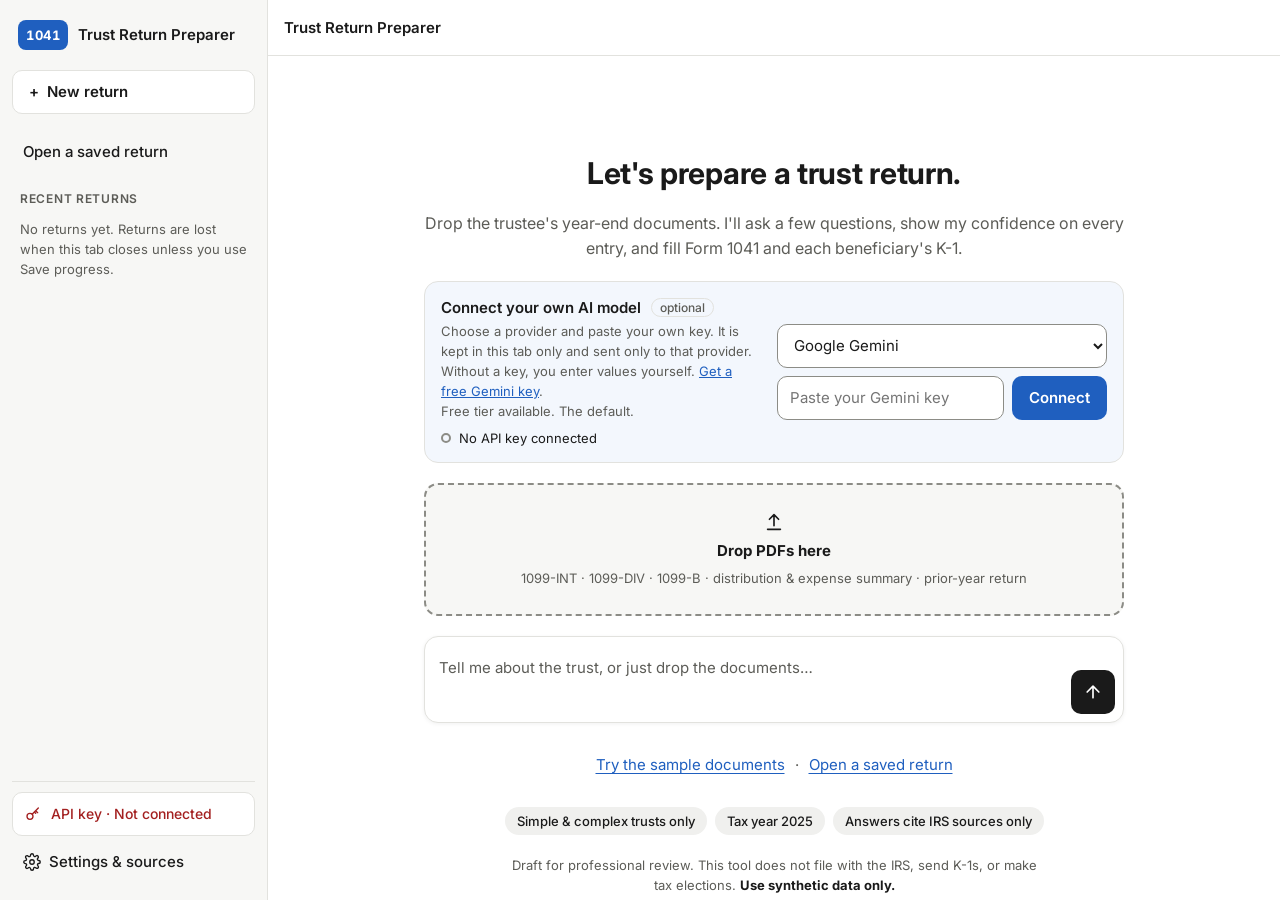
<file: index.html>
<!doctype html>
<html lang="en" data-theme="light">
<head>
<meta charset="utf-8">
<meta name="viewport" content="width=device-width, initial-scale=1">
<title>Trust Return Preparer – Form 1041 draft (2025)</title>
<meta name="description" content="A bounded, AI-assisted prototype that prepares a draft Form 1041 for simple and complex trusts. Synthetic data only.">
<script>
  // Apply the saved theme before first paint. Theme is the only thing kept in localStorage.
  try {
    var t = localStorage.getItem('trp-theme');
    if (t === 'dark' || t === 'light') document.documentElement.setAttribute('data-theme', t);
  } catch (e) {}
</script>
<link rel="preconnect" href="https://fonts.googleapis.com">
<link rel="preconnect" href="https://fonts.gstatic.com" crossorigin>
<link href="https://fonts.googleapis.com/css2?family=Inter:wght@400;500;600;700&display=swap" rel="stylesheet">
<link rel="stylesheet" href="styles.css?v=20261118b">
</head>
<body>
<a class="skip-link" href="#main">Skip to main content</a>

<div class="app" id="app">

  <!-- ============ Sidebar ============ -->
  <aside class="sidebar" id="sidebar" aria-label="Returns and settings">
    <div class="brand">
      <span class="brand-mark" aria-hidden="true">1041</span>
      <span class="brand-name">Trust Return Preparer</span>
    </div>

    <button type="button" class="btn btn-outline btn-block" id="new-return-btn">
      <span aria-hidden="true">+</span> New return
    </button>
    <button type="button" class="btn btn-ghost btn-block side-link" id="load-btn">Open a saved return</button>
    <input type="file" id="load-input" class="sr-only" accept=".json,application/json" tabindex="-1" aria-hidden="true">

    <nav class="return-nav" aria-label="This session's returns">
      <h2 class="side-heading">Recent returns</h2>
      <ul class="return-list" id="return-list"></ul>
      <p class="side-empty" id="return-empty">No returns yet. Returns are lost when this tab closes unless you use Save progress.</p>
    </nav>

    <div class="side-foot">
      <button type="button" class="key-status" id="key-status-btn" data-state="disconnected">
        <svg aria-hidden="true" width="16" height="16" viewBox="0 0 24 24" fill="none" stroke="currentColor" stroke-width="2" stroke-linecap="round" stroke-linejoin="round"><circle cx="7.5" cy="15.5" r="4.5"/><path d="m10.7 12.3 9.3-9.3M16 7l3 3M14 9l2 2"/></svg>
        <span id="key-status-text">API key · Not connected</span>
      </button>
      <button type="button" class="btn btn-ghost btn-block side-link" id="settings-btn">
        <svg aria-hidden="true" width="18" height="18" viewBox="0 0 24 24" fill="none" stroke="currentColor" stroke-width="1.8" stroke-linecap="round" stroke-linejoin="round"><circle cx="12" cy="12" r="3"/><path d="M19.4 15a1.7 1.7 0 0 0 .3 1.8l.1.1a2 2 0 1 1-2.8 2.8l-.1-.1a1.7 1.7 0 0 0-1.8-.3 1.7 1.7 0 0 0-1 1.5V21a2 2 0 1 1-4 0v-.1a1.7 1.7 0 0 0-1.1-1.5 1.7 1.7 0 0 0-1.8.3l-.1.1a2 2 0 1 1-2.8-2.8l.1-.1a1.7 1.7 0 0 0 .3-1.8 1.7 1.7 0 0 0-1.5-1H3a2 2 0 1 1 0-4h.1a1.7 1.7 0 0 0 1.5-1.1 1.7 1.7 0 0 0-.3-1.8l-.1-.1a2 2 0 1 1 2.8-2.8l.1.1a1.7 1.7 0 0 0 1.8.3h.1a1.7 1.7 0 0 0 1-1.5V3a2 2 0 1 1 4 0v.1a1.7 1.7 0 0 0 1 1.5 1.7 1.7 0 0 0 1.8-.3l.1-.1a2 2 0 1 1 2.8 2.8l-.1.1a1.7 1.7 0 0 0-.3 1.8v.1a1.7 1.7 0 0 0 1.5 1H21a2 2 0 1 1 0 4h-.1a1.7 1.7 0 0 0-1.5 1z"/></svg>
        Settings &amp; sources
      </button>
    </div>
  </aside>

  <!-- ============ Main column ============ -->
  <main class="main" id="main" tabindex="-1">
    <header class="topbar">
      <button type="button" class="icon-btn only-narrow-sidebar" id="open-sidebar-btn" aria-label="Open menu" aria-controls="sidebar" aria-expanded="false">
        <svg aria-hidden="true" width="20" height="20" viewBox="0 0 24 24" fill="none" stroke="currentColor" stroke-width="2" stroke-linecap="round"><path d="M4 6h16M4 12h16M4 18h16"/></svg>
      </button>
      <h1 class="topbar-title" id="topbar-title">Trust Return Preparer</h1>
      <button type="button" class="icon-btn rename-btn" id="rename-btn" aria-label="Rename this return" title="Rename" hidden>
        <svg aria-hidden="true" width="16" height="16" viewBox="0 0 24 24" fill="none" stroke="currentColor" stroke-width="2" stroke-linecap="round" stroke-linejoin="round"><path d="M12 20h9"/><path d="M16.5 3.5a2.1 2.1 0 0 1 3 3L7 19l-4 1 1-4Z"/></svg>
      </button>
      <span class="topbar-status" id="topbar-status" hidden></span>
      <button type="button" class="btn btn-outline btn-sm save-btn" id="save-btn" hidden>
        <svg aria-hidden="true" width="16" height="16" viewBox="0 0 24 24" fill="none" stroke="currentColor" stroke-width="2" stroke-linecap="round" stroke-linejoin="round"><path d="M12 4v11M7 10l5 5 5-5M5 20h14"/></svg>
        Save progress
      </button>
      <button type="button" class="btn btn-ghost only-narrow-progress" id="open-progress-btn" aria-controls="progress" aria-expanded="false" hidden>Progress</button>
    </header>

    <!-- ---- Screen 1: first run ---- -->
    <section class="view view-first-run" id="view-first-run" aria-labelledby="first-run-title">
      <div class="first-run">
        <h2 id="first-run-title">Let's prepare a trust return.</h2>
        <p class="lede">Drop the trustee's year-end documents. I'll ask a few questions, show my confidence on every entry, and fill Form 1041 and each beneficiary's K-1.</p>

        <form class="key-card key-form" data-key-form novalidate>
          <div class="key-card-text">
            <span class="key-card-title" id="first-key-title">Connect your own AI model <span class="optional">optional</span></span>
            <p class="fine">Choose a provider and paste your own key. It is kept in this tab only and sent only to that provider. Without a key, you enter values yourself.
              <a href="https://aistudio.google.com/app/apikey" target="_blank" rel="noopener noreferrer" data-key-help>Get a free Gemini key</a>.</p>
            <p class="fine" data-provider-note></p>
            <p class="key-line" data-key-line aria-live="polite">
              <span class="status-dot" data-key-dot data-state="disconnected" aria-hidden="true"></span>
              <span data-key-message>No API key connected</span>
            </p>
          </div>
          <div class="key-fields">
            <label class="sr-only" for="first-provider">AI provider</label>
            <select class="input" id="first-provider" data-provider-select aria-describedby="first-key-title"></select>
            <div class="key-row">
              <label class="sr-only" for="first-key-input" data-key-label>API key</label>
              <input class="input" id="first-key-input" data-key-input type="password" autocomplete="off" spellcheck="false" placeholder="Paste API key">
              <button type="submit" class="btn btn-primary" data-key-submit>Connect</button>
            </div>
            <div class="model-row" data-model-row hidden>
              <label class="field-label" for="first-model">Model</label>
              <select class="input" id="first-model" data-model-select></select>
            </div>
          </div>
        </form>

        <button type="button" class="dropzone" id="first-dropzone">
          <svg aria-hidden="true" width="22" height="22" viewBox="0 0 24 24" fill="none" stroke="currentColor" stroke-width="1.8" stroke-linecap="round" stroke-linejoin="round"><path d="M12 16V4M7 9l5-5 5 5M5 20h14"/></svg>
          <strong>Drop PDFs here</strong>
          <span class="fine">1099-INT · 1099-DIV · 1099-B · distribution &amp; expense summary · prior-year return</span>
        </button>

        <form class="composer first-composer" id="first-composer" novalidate>
          <div class="composer-row">
            <label class="sr-only" for="first-input">Message</label>
            <textarea class="composer-input" id="first-input" rows="2" placeholder="Tell me about the trust, or just drop the documents…"></textarea>
            <button type="submit" class="icon-btn send-btn" id="start-btn" aria-label="Start a return">
              <svg aria-hidden="true" width="20" height="20" viewBox="0 0 24 24" fill="none" stroke="currentColor" stroke-width="2" stroke-linecap="round" stroke-linejoin="round"><path d="M12 19V5M5 12l7-7 7 7"/></svg>
            </button>
          </div>
        </form>

        <p class="sample-line">
          <span class="first-links">
            <button type="button" class="link-btn" id="sample-btn">Try the sample documents</button>
            <span aria-hidden="true">·</span>
            <button type="button" class="link-btn" id="first-load-btn">Open a saved return</button>
          </span>
          <span class="fine" id="sample-msg" aria-live="polite"></span>
          <span class="fine" id="load-msg" role="status"></span>
        </p>

        <ul class="tags" aria-label="Scope">
          <li class="tag">Simple &amp; complex trusts only</li>
          <li class="tag">Tax year 2025</li>
          <li class="tag">Answers cite IRS sources only</li>
        </ul>

        <p class="disclaimer" role="note">Draft for professional review. This tool does not file with the IRS, send K-1s, or make tax elections. <strong>Use synthetic data only.</strong></p>
      </div>
    </section>

    <!-- ---- Screen 2: chat ---- -->
    <section class="view view-chat" id="view-chat" aria-label="Return conversation" hidden>
      <div class="chat-scroll" id="chat-scroll">
        <div class="chat-col" id="messages" role="log" aria-live="polite" aria-label="Conversation"></div>
      </div>

      <div class="composer-wrap">
        <form class="composer chat-col" id="composer" novalidate>
          <ul class="chips" id="pending-files" aria-label="Files to attach"></ul>
          <div class="composer-row">
            <label class="icon-btn attach-btn" for="file-input" title="Attach documents">
              <svg aria-hidden="true" width="20" height="20" viewBox="0 0 24 24" fill="none" stroke="currentColor" stroke-width="1.8" stroke-linecap="round" stroke-linejoin="round"><path d="M21.4 11.1 12.2 20.3a6 6 0 0 1-8.5-8.5l9.2-9.2a4 4 0 0 1 5.7 5.7l-9.2 9.2a2 2 0 0 1-2.8-2.8l8.5-8.5"/></svg>
              <span class="sr-only">Attach documents (PDF, PNG or JPG)</span>
            </label>
            <input class="sr-only" type="file" id="file-input" multiple accept=".pdf,.png,.jpg,.jpeg,application/pdf,image/png,image/jpeg">
            <label class="sr-only" for="composer-input">Message</label>
            <textarea class="composer-input" id="composer-input" rows="1" placeholder="Ask about the IRS sources, or drop documents here"></textarea>
            <button type="submit" class="icon-btn send-btn" id="send-btn" aria-label="Send" disabled>
              <svg aria-hidden="true" width="20" height="20" viewBox="0 0 24 24" fill="none" stroke="currentColor" stroke-width="2" stroke-linecap="round" stroke-linejoin="round"><path d="M12 19V5M5 12l7-7 7 7"/></svg>
            </button>
          </div>
        </form>
        <p class="footer-note">Synthetic data only · DRAFT – for professional review · Nothing is filed with the IRS</p>
      </div>

      <div class="drop-overlay" id="drop-overlay" hidden aria-hidden="true">
        <div class="drop-box">Drop documents to attach them</div>
      </div>
    </section>

    <!-- ---- Screen 3: review gate ---- -->
    <section class="view view-page" id="view-review" aria-labelledby="review-title" hidden>
      <div class="page-scroll"><div class="page-col">
        <button type="button" class="btn btn-ghost back-btn" data-goto="chat">← Back to conversation</button>
        <h2 id="review-title">Before I generate your return</h2>
        <p class="muted">Confirm, correct or escalate every low-confidence item below. Medium items are worth a look but won't block the return.</p>

        <div id="gate-blockers"></div>

        <h3>Low confidence</h3>
        <div class="review-list" id="low-list"></div>

        <h3>Medium confidence <span class="optional">optional</span></h3>
        <div class="review-list" id="medium-list"></div>

        <h3>For the reviewer <span class="optional">escalated</span></h3>
        <div class="review-list" id="escalated-list"></div>

        <h3>How confidence is assigned</h3>
        <ul class="legend">
          <li><span class="badge badge-high"><span aria-hidden="true">●</span> High</span> <span class="reason">Two reads agree, the quote is verified and all checks pass, or you confirmed it.</span></li>
          <li><span class="badge badge-medium"><span aria-hidden="true">◐</span> Medium</span> <span class="reason">Only one read method, or a minor issue.</span></li>
          <li><span class="badge badge-low"><span aria-hidden="true">○</span> Low</span> <span class="reason">Reads disagree, a check failed, or the value rests on an assumption.</span></li>
        </ul>
        <p class="fine">Confidence comes from code checks. The AI never rates itself.</p>
      </div></div>
      <div class="gate-bar">
        <div class="gate">
          <span id="gate-label">0 of 0 low-confidence items resolved</span>
          <div class="progress-bar" role="progressbar" aria-labelledby="gate-label" aria-valuemin="0" aria-valuemax="0" aria-valuenow="0">
            <span class="progress-fill" id="gate-fill" style="width:0%"></span>
          </div>
        </div>
        <button type="button" class="btn btn-primary" id="generate-btn" disabled>Generate Form 1041</button>
      </div>
    </section>

    <!-- ---- Screen 4: completed return ---- -->
    <section class="view view-page" id="view-complete" aria-labelledby="complete-title" hidden>
      <div class="page-scroll"><div class="page-col">
        <button type="button" class="btn btn-ghost back-btn" data-goto="chat">← Back to conversation</button>
        <h2 id="complete-title">Generate &amp; sign off</h2>
        <p class="draft-banner">DRAFT – for professional review</p>
        <div id="complete-result" class="complete-result"><p class="muted">The key lines appear here once the return is generated from the review screen.</p></div>

      </div></div>
    </section>
  </main>

  <!-- ============ Return progress panel ============ -->
  <aside class="progress-panel" id="progress" aria-labelledby="progress-title" hidden>
    <div class="panel-head">
      <h2 id="progress-title">Return progress</h2>
      <button type="button" class="icon-btn only-narrow-progress" id="close-progress-btn" aria-label="Close progress panel">✕</button>
    </div>
    <ol class="steps" id="steps"></ol>

    <h3 class="panel-sub">Confidence so far</h3>
    <ul class="counts" id="counts"></ul>
    <p class="fine">Low-confidence items must be confirmed or corrected before the return can be generated.</p>
    <button type="button" class="btn btn-ghost btn-block" id="manual-btn">Add a document by hand</button>
    <button type="button" class="btn btn-ghost btn-block" id="open-log-btn">Session log (<span id="log-count">0</span>)</button>
    <button type="button" class="btn btn-primary btn-block panel-cta" id="review-btn">Review &amp; generate</button>
  </aside>

  <!-- ============ Source side panel ============ -->
  <aside class="source-panel" id="source-panel" aria-labelledby="source-title" hidden>
    <div class="panel-head">
      <h2 id="source-title">Source</h2>
      <button type="button" class="icon-btn" id="source-close" aria-label="Close source panel">✕</button>
    </div>
    <div class="source-body" id="source-body"></div>
  </aside>
</div>

<div class="backdrop" id="backdrop" hidden></div>

<!-- ============ Settings & sources ============ -->
<dialog class="dialog" id="settings-dialog" aria-labelledby="settings-title">
  <div class="dialog-head">
    <h2 id="settings-title">Settings &amp; sources</h2>
    <button type="button" class="icon-btn" data-close-dialog aria-label="Close settings">✕</button>
  </div>
  <div class="dialog-body">
    <fieldset class="setting">
      <legend>Theme</legend>
      <div class="segmented" role="radiogroup" aria-label="Theme">
        <label><input type="radio" name="theme" value="light"> <span>Light</span></label>
        <label><input type="radio" name="theme" value="dark"> <span>Dark</span></label>
      </div>
      <p class="fine">Your theme choice is the only thing this app saves on your device.</p>
    </fieldset>

    <form class="setting key-form" data-key-form novalidate>
      <h3>AI provider and model</h3>
      <label class="field-label" for="settings-provider">Provider</label>
      <select class="input" id="settings-provider" data-provider-select></select>
      <p class="fine" data-provider-note></p>
      <label class="field-label" for="settings-key-input" data-key-label>API key</label>
      <div class="key-row">
        <input class="input" id="settings-key-input" data-key-input type="password" autocomplete="off" spellcheck="false" placeholder="Paste your key">
        <button type="submit" class="btn btn-primary" data-key-submit>Connect</button>
      </div>
      <p class="fine"><a href="https://aistudio.google.com/app/apikey" target="_blank" rel="noopener noreferrer" data-key-help>Get a free Gemini key</a></p>
      <p class="key-line" data-key-line aria-live="polite">
        <span class="status-dot" data-key-dot data-state="disconnected" aria-hidden="true"></span>
        <span data-key-message>No API key connected</span>
      </p>
      <div class="model-row" data-model-row hidden>
        <label class="field-label" for="settings-model">Model</label>
        <select class="input" id="settings-model" data-model-select></select>
        <p class="fine">"Automatic" picks a fast model and switches to another if it is busy. A model you pick is always used as chosen.</p>
      </div>
      <button type="button" class="btn btn-outline" id="disconnect-btn" hidden>Disconnect and clear key</button>
      <p class="fine">Session storage only. Sent only to the provider you choose. SSNs and EINs are redacted from anything sent to the model.</p>
    </form>

    <div class="setting">
      <h3>Sources</h3>
      <p class="muted">The only authority this app uses. Explanations may cite only excerpts from these documents.</p>
      <ul class="source-list" id="source-list"></ul>
      <p class="fine" style="margin-top:10px"><a href="tests/tests.html" target="_blank" rel="noopener">Open the rules engine tests</a> (opens in a new tab)</p>
    </div>

    <div class="setting">
      <h3>What this app will not do</h3>
      <ul class="boundary-list" id="boundary-list"></ul>
    </div>
  </div>
</dialog>

<!-- ============ Save progress ============ -->
<dialog class="dialog" id="save-dialog" aria-labelledby="save-title">
  <div class="dialog-head">
    <h2 id="save-title">Save progress</h2>
    <button type="button" class="icon-btn" data-close-dialog aria-label="Close">✕</button>
  </div>
  <div class="dialog-body save-body">
    <p>This saves the return to a file on your computer, so you can open it again later with <strong>Open a saved return</strong>. Nothing is uploaded.</p>
    <div class="notice" role="note">
      <strong>The file can contain sensitive information.</strong>
      It always includes the trust's and beneficiaries' names and addresses, the amounts, your answers and the review log. Anyone who opens the file can read them.
    </div>
    <fieldset class="setting" id="save-numbers-set">
      <legend>SSNs and EINs</legend>
      <label class="q-check"><input type="radio" name="save-numbers" value="remove" checked> <span><strong>Remove them</strong> (recommended). The last 4 digits are kept, and you will be asked for the full numbers when you open the file.</span></label>
      <label class="q-check"><input type="radio" name="save-numbers" value="keep"> <span><strong>Keep them</strong> in the file, in full.</span></label>
    </fieldset>
    <div class="setting" id="save-docs-row">
      <label class="q-check"><input type="checkbox" id="save-docs"> <span><strong>Include the uploaded documents.</strong> They can show identifying numbers and account details. If left out, every value read from them is kept, but their pages cannot be shown.</span></label>
    </div>
    <p class="mask-warning" id="save-warning" role="alert" hidden></p>
    <p class="form-error" id="save-error" role="alert"></p>
    <div class="btn-row">
      <button type="button" class="btn btn-primary" id="save-confirm">Save file</button>
      <button type="button" class="btn btn-outline" data-close-dialog>Cancel</button>
    </div>
  </div>
</dialog>

<!-- ============ Session log ============ -->
<dialog class="dialog" id="log-dialog" aria-labelledby="log-title">
  <div class="dialog-head">
    <h2 id="log-title">Session log</h2>
    <button type="button" class="icon-btn" data-close-dialog aria-label="Close session log">✕</button>
  </div>
  <div class="dialog-body">
    <p class="muted">Every event in this return. SSNs and EINs are masked. Export arrives with the review log in a later milestone.</p>
    <ol class="log-list" id="log-list"></ol>
  </div>
</dialog>

<!-- Classic scripts (no modules) so the app also runs when index.html is opened from disk. -->
<script src="rules/constants_2025.js?v=20261118b"></script>
<script src="rules/engine.js?v=20261118b"></script>
<script src="ai.js?v=20261118b"></script>
<script src="extract.js?v=20261118b"></script>
<script src="profile.js?v=20261118b"></script>
<script src="pdf/fill.js?v=20261118b"></script>
<script src="app.js?v=20261118b"></script>
</body>
</html>
</file>
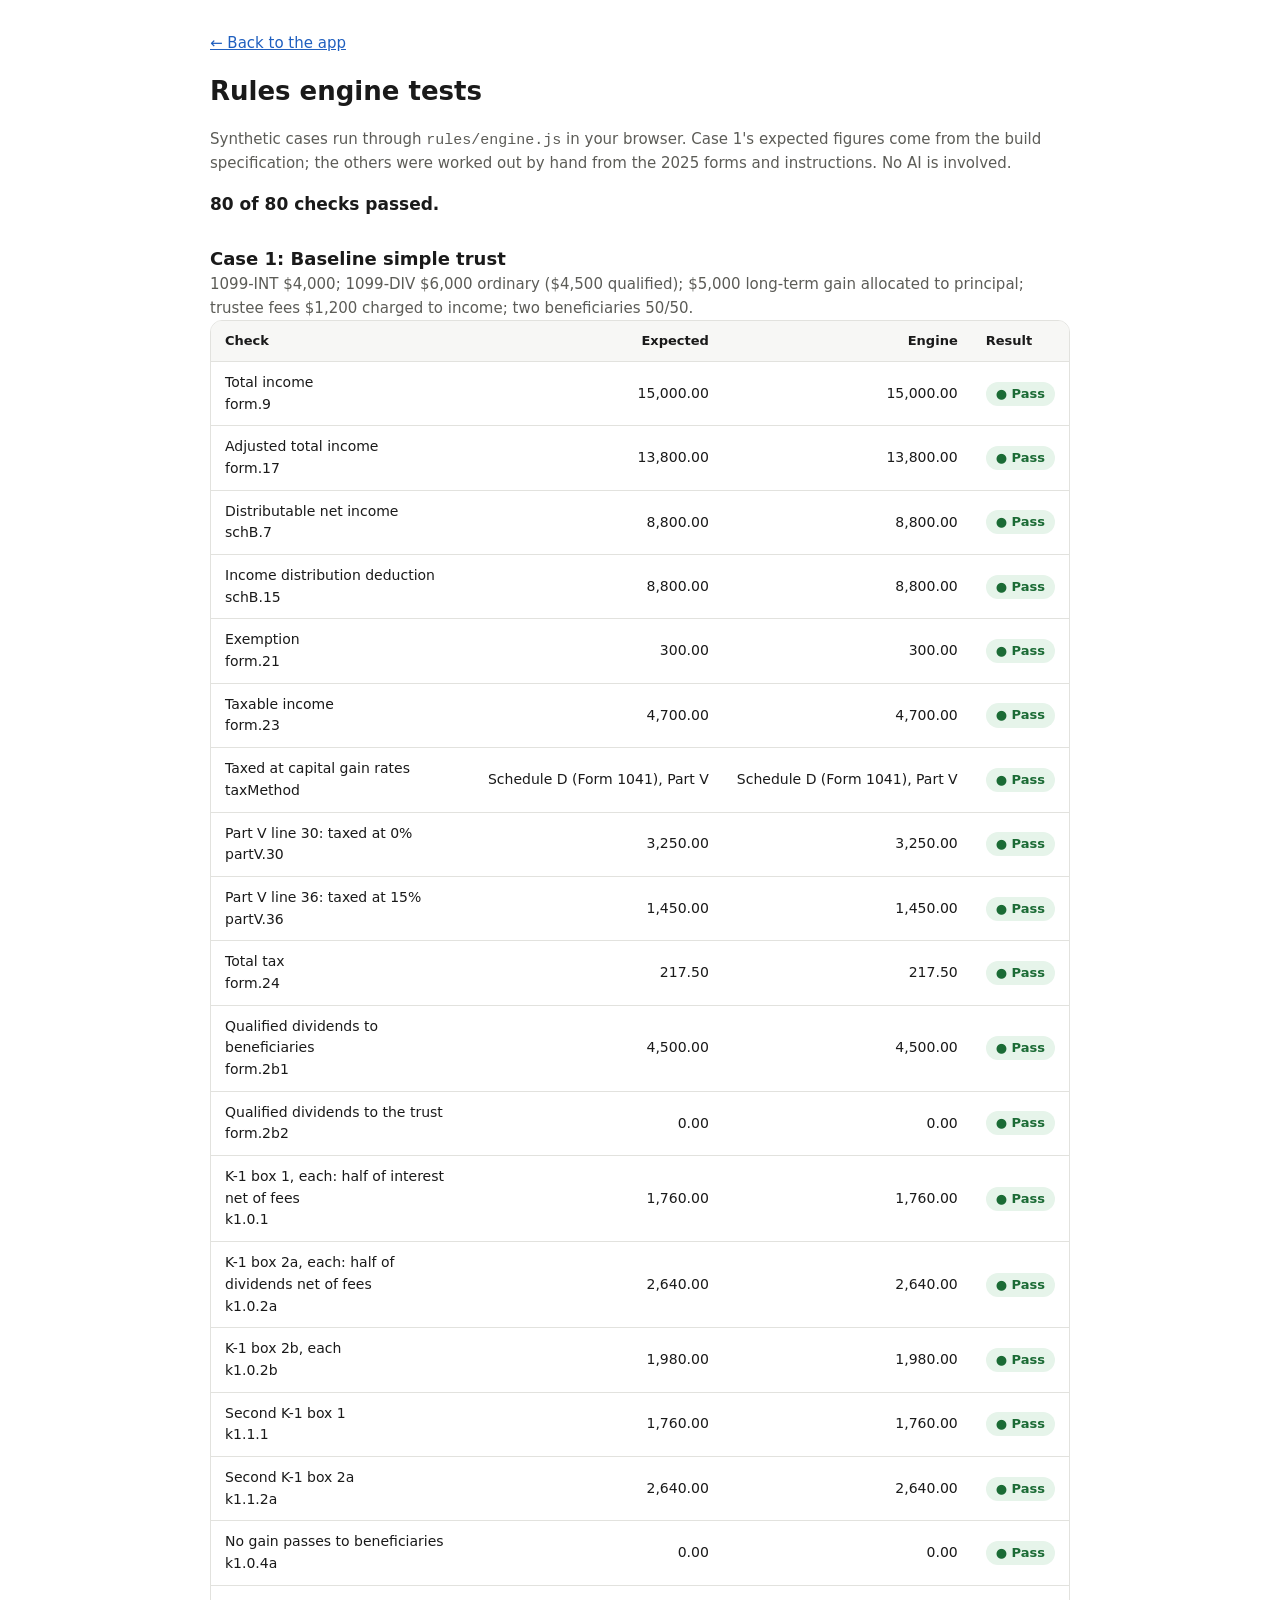
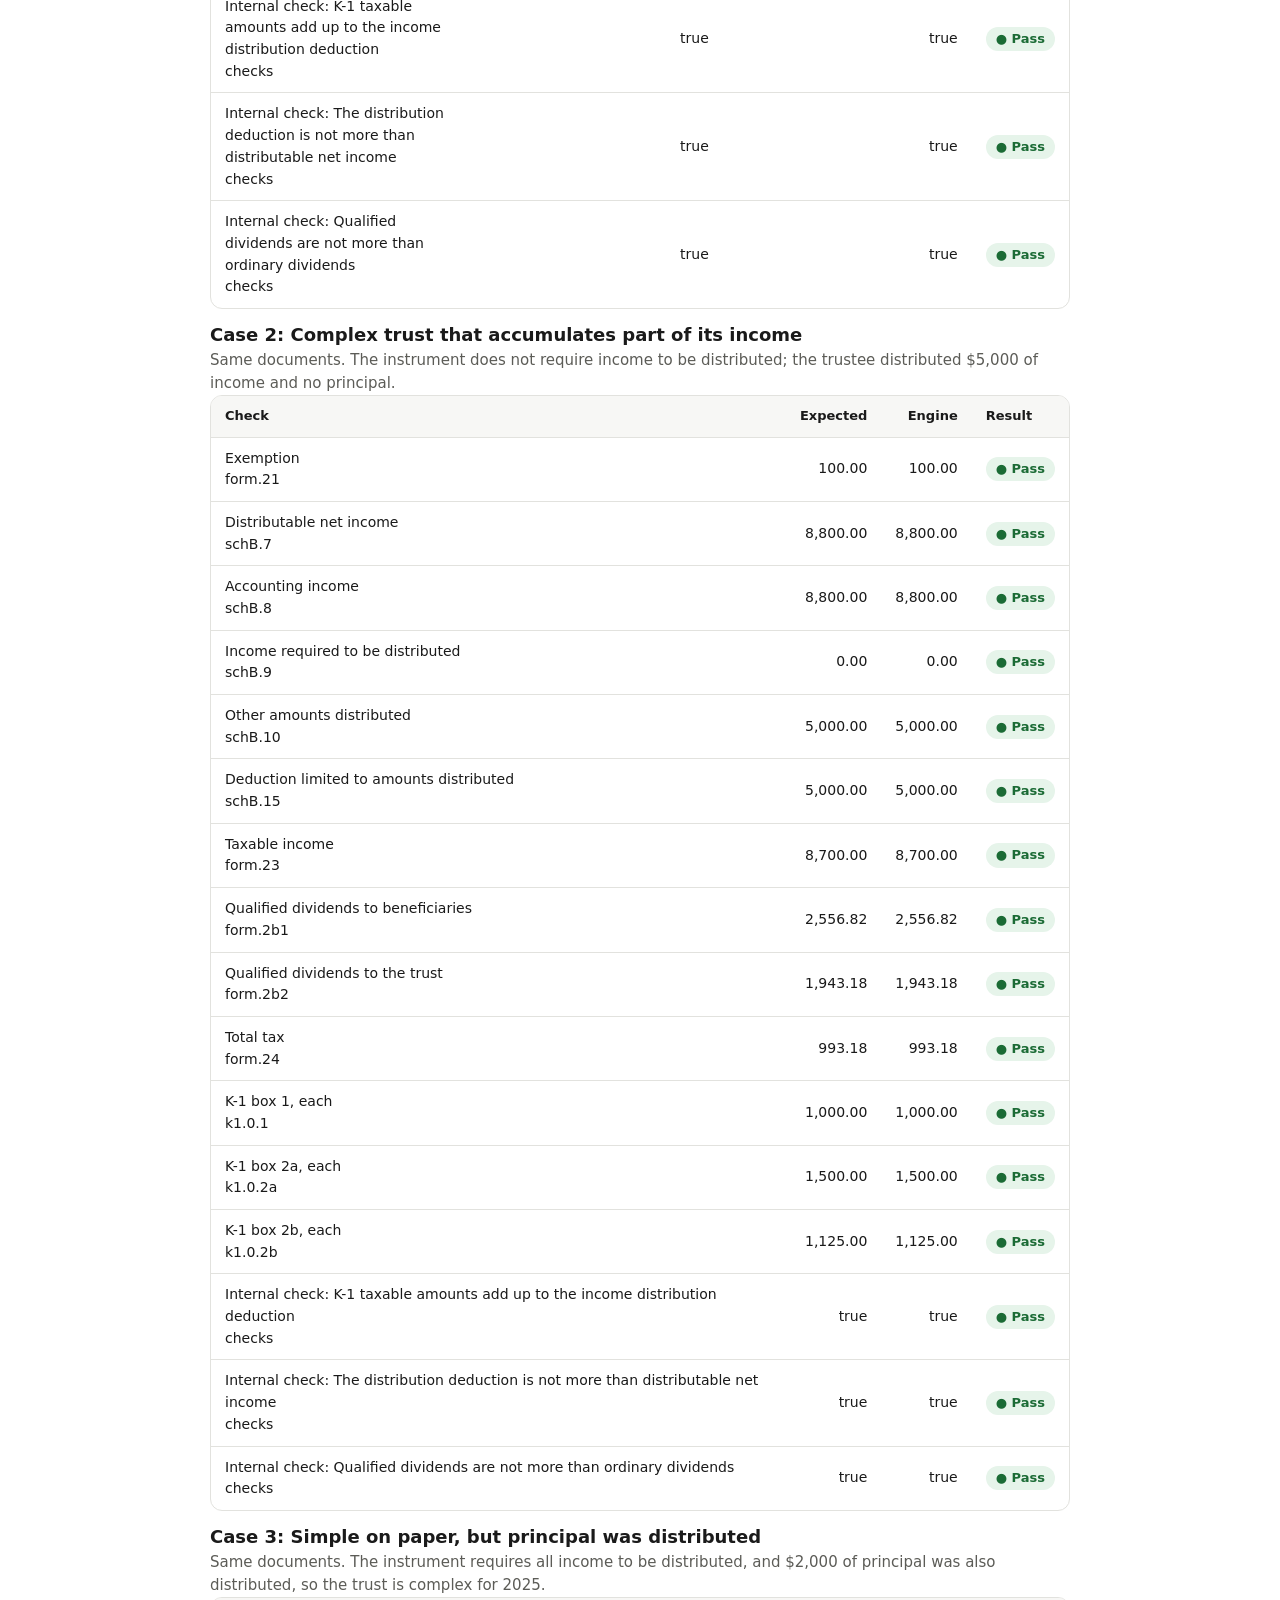
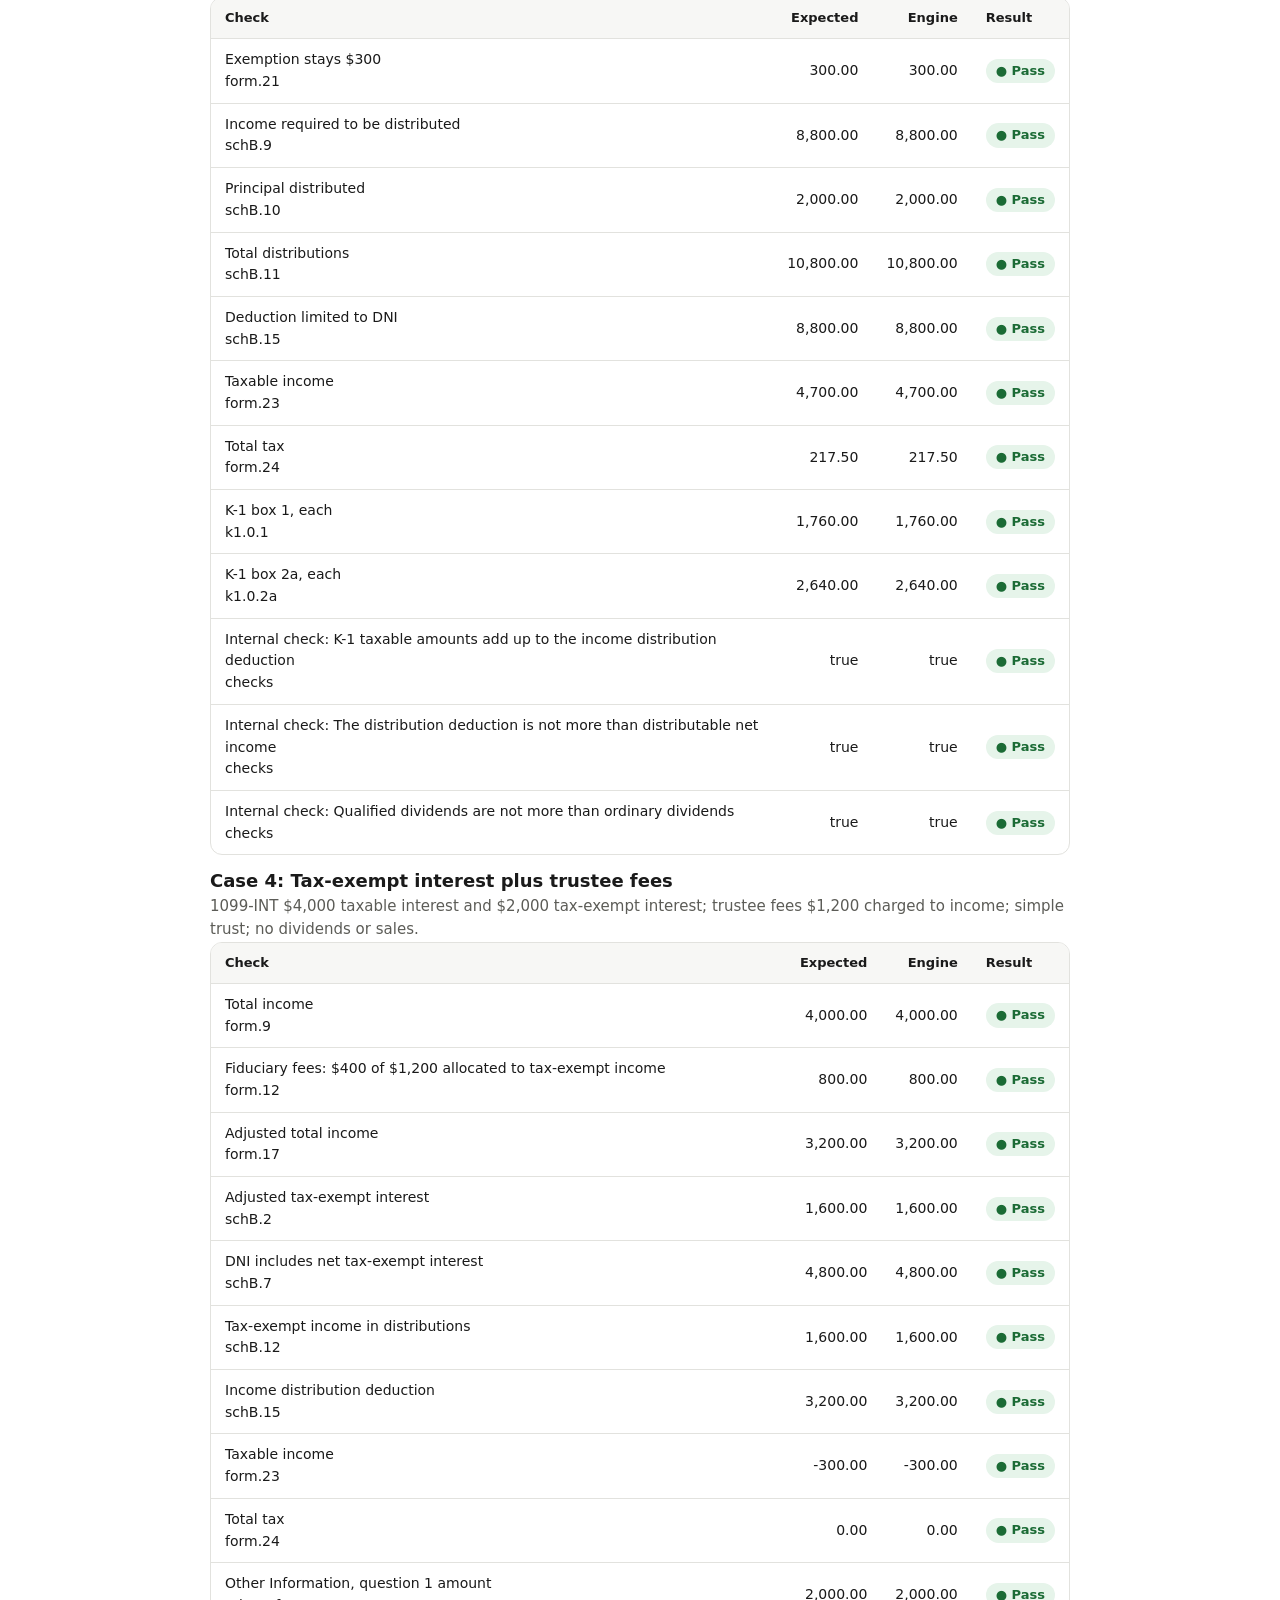
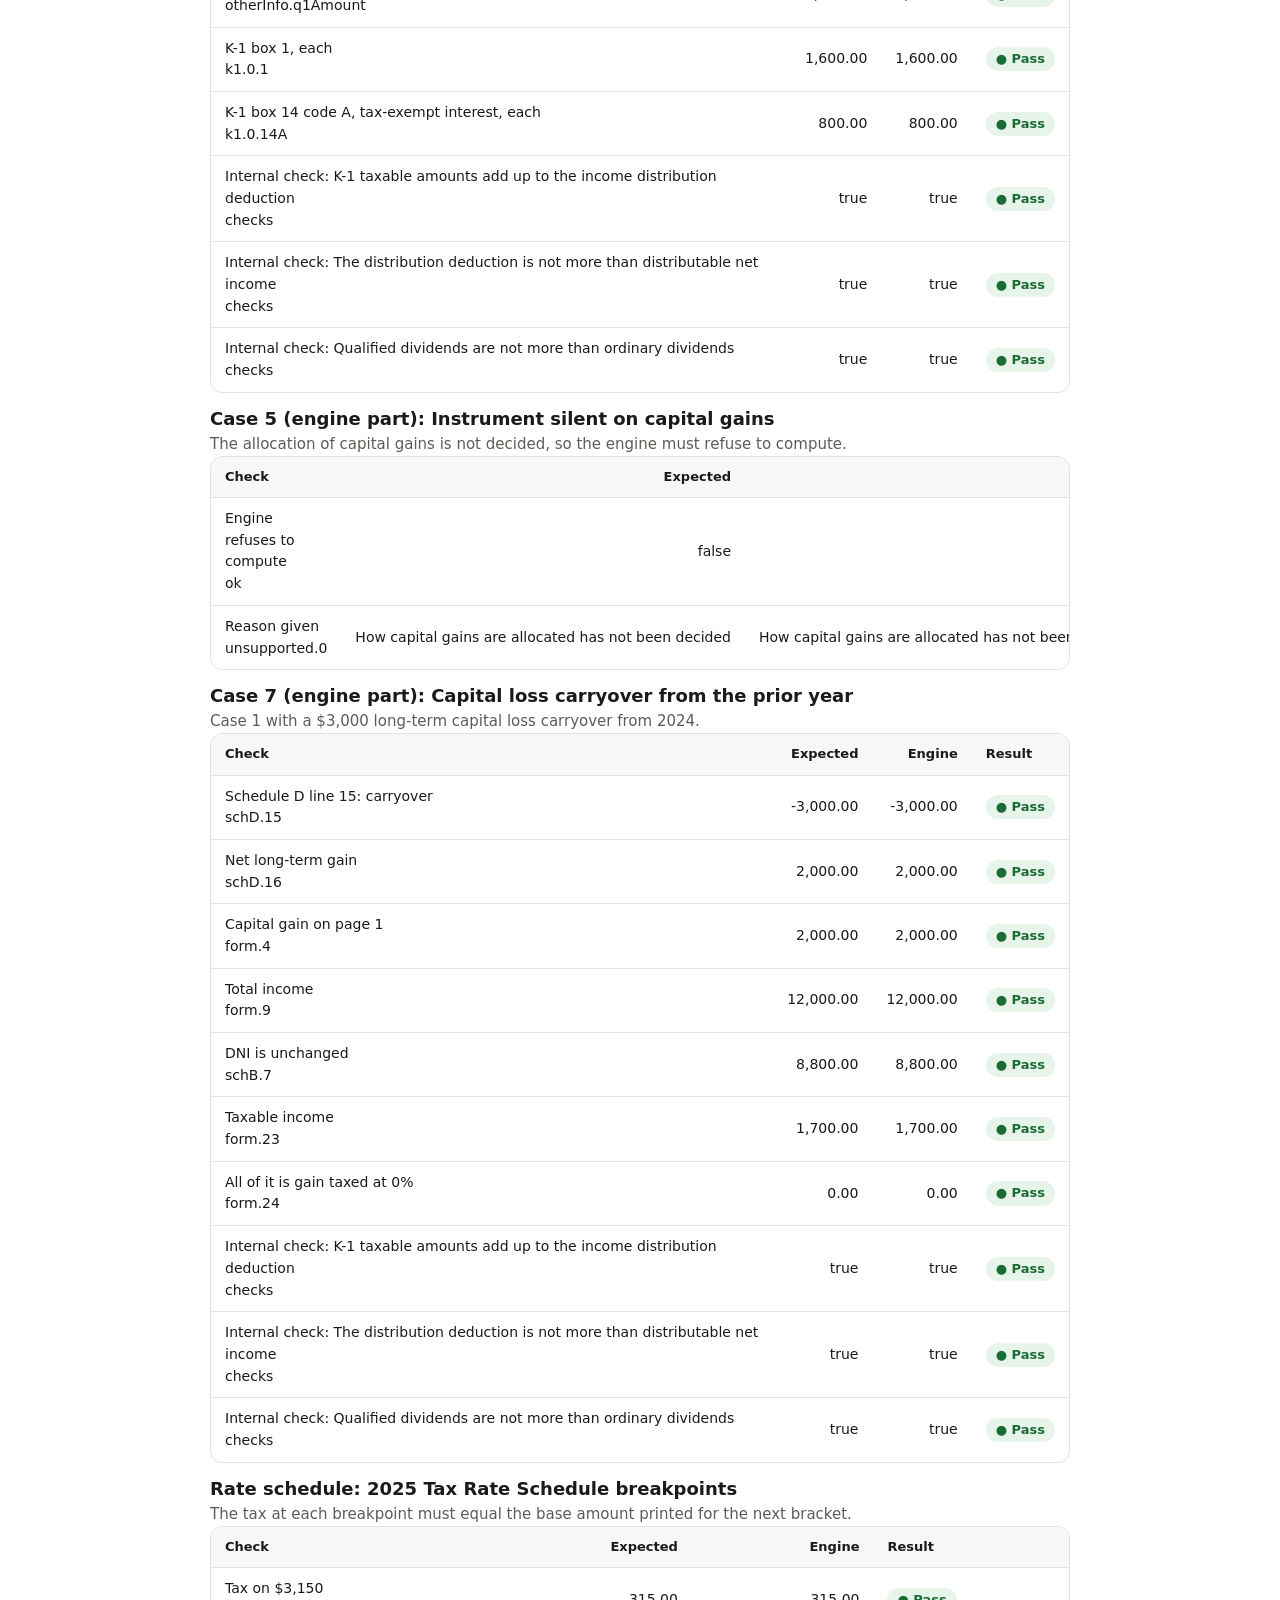
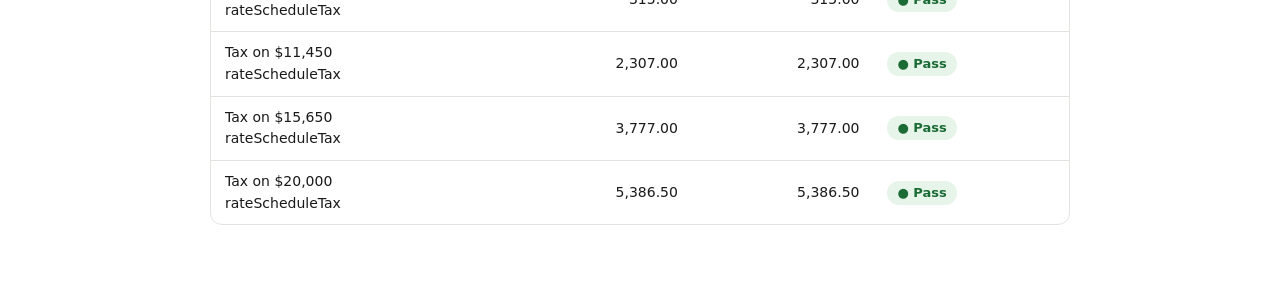
<file: tests/tests.html>
<!doctype html>
<html lang="en">
<head>
<meta charset="utf-8">
<meta name="viewport" content="width=device-width, initial-scale=1">
<title>Rules engine tests – Trust Return Preparer</title>
<script>try { var t = localStorage.getItem('trp-theme'); if (t === 'dark') document.documentElement.setAttribute('data-theme', 'dark'); } catch (e) {}</script>
<link rel="stylesheet" href="../styles.css?v=20261112a">
<style>
  body { height: auto; }
  .tests { max-width: 900px; margin: 0 auto; padding: 32px 20px 64px; display: flex; flex-direction: column; gap: 16px; }
  .tests h1 { font-size: 26px; }
  .tests h2 { font-size: 18px; margin-top: 12px; }
  .total { font-size: 17px; font-weight: 600; }
  td.path { font-family: ui-monospace, Menlo, Consolas, monospace; font-size: 12px; color: var(--text-muted); }
</style>
</head>
<body>
<main class="tests">
  <p><a href="../index.html">← Back to the app</a></p>
  <h1>Rules engine tests</h1>
  <p class="muted">Synthetic cases run through <code>rules/engine.js</code> in your browser. Case 1's expected figures come from the build specification; the others were worked out by hand from the 2025 forms and instructions. No AI is involved.</p>
  <p class="total" id="total" role="status">Running…</p>
  <div id="cases"></div>
</main>
<script src="../rules/constants_2025.js?v=20261112a"></script>
<script src="../rules/engine.js?v=20261112a"></script>
<script src="cases.js?v=20261112a"></script>
<script>
(function () {
  function el(tag, attrs, text) {
    var n = document.createElement(tag);
    Object.keys(attrs || {}).forEach(function (k) { n.setAttribute(k, attrs[k]); });
    if (text != null) n.textContent = text;
    return n;
  }
  function show(v) { return typeof v === 'number' ? v.toLocaleString('en-US', { minimumFractionDigits: 2, maximumFractionDigits: 2 }) : String(v); }
  var passed = 0, total = 0, box = document.getElementById('cases');
  window.TRP.runTests().forEach(function (c) {
    var ok = c.rows.every(function (r) { return r.pass; });
    box.appendChild(el('h2', {}, c.id + ': ' + c.title + (ok ? '' : ' (failing)')));
    box.appendChild(el('p', { class: 'muted' }, c.about));
    var wrap = el('div', { class: 'table-wrap' }), table = el('table', { class: 'items-table' }), head = el('tr');
    ['Check', 'Expected', 'Engine', 'Result'].forEach(function (h, i) { head.appendChild(el('th', { scope: 'col', class: i === 1 || i === 2 ? 'num' : '' }, h)); });
    var thead = el('thead'); thead.appendChild(head); table.appendChild(thead);
    var body = el('tbody');
    c.rows.forEach(function (r) {
      total++; if (r.pass) passed++;
      var tr = el('tr');
      var first = el('td', {}, r.label); first.appendChild(el('br')); first.appendChild(el('span', { class: 'path' }, r.path));
      tr.appendChild(first);
      tr.appendChild(el('td', { class: 'num' }, show(r.expected)));
      tr.appendChild(el('td', { class: 'num' }, show(r.actual)));
      var cell = el('td'), badge = el('span', { class: 'badge ' + (r.pass ? 'badge-high' : 'badge-low') }, r.pass ? '● Pass' : '○ Fail');
      cell.appendChild(badge); tr.appendChild(cell);
      body.appendChild(tr);
    });
    table.appendChild(body); wrap.appendChild(table); box.appendChild(wrap);
  });
  document.getElementById('total').textContent = passed + ' of ' + total + ' checks passed' + (passed === total ? '.' : '. See the failing rows below.');
})();
</script>
</body>
</html>
</file>
<file: styles.css>
/* Trust Return Preparer – styles
   Every colour is a CSS variable so light and dark themes stay in step.
   Text/background pairs are chosen to meet WCAG AA (4.5:1) in both themes. */

:root,
[data-theme="light"] {
  color-scheme: light;
  --bg: #FFFFFF;
  --bg-side: #F7F7F5;
  --bg-raised: #FFFFFF;
  --bg-bubble: #F0F0EE;
  --bg-hover: #EDEDEA;
  --bg-question: #F3F7FD;
  --text: #1A1A1A;
  --text-muted: #5C5C57;
  --border: #E2E2DE;
  --border-strong: #8C8C86;
  --accent: #1F5FBF;
  --accent-hover: #184C99;
  --on-accent: #FFFFFF;
  --focus: #1F5FBF;
  --high-fg: #1B6B35;  --high-bg: #E6F4EA;
  --med-fg: #8A5300;   --med-bg: #FFF3D6;
  --low-fg: #A32020;   --low-bg: #FDE8E8;
  --notice-bg: #FFF8E1; --notice-fg: #5C4300; --notice-border: #E8D08A;
  --shadow: 0 8px 30px rgba(0, 0, 0, .12);
  --backdrop: rgba(0, 0, 0, .35);
}

[data-theme="dark"] {
  color-scheme: dark;
  --bg: #1B1B1A;
  --bg-side: #141413;
  --bg-raised: #232322;
  --bg-bubble: #2C2C2A;
  --bg-hover: #2F2F2D;
  --bg-question: #1D2736;
  --text: #ECECEA;
  --text-muted: #ABABA5;
  --border: #363633;
  --border-strong: #85857F;
  --accent: #8AB6FF;
  --accent-hover: #A9C9FF;
  --on-accent: #0B1B33;
  --focus: #8AB6FF;
  --high-fg: #86E0A2;  --high-bg: #143321;
  --med-fg: #F4C76F;   --med-bg: #3A2A08;
  --low-fg: #FFA3A3;   --low-bg: #421A1A;
  --notice-bg: #33290C; --notice-fg: #F3DC9A; --notice-border: #6B5618;
  --shadow: 0 8px 30px rgba(0, 0, 0, .5);
  --backdrop: rgba(0, 0, 0, .6);
}

* { box-sizing: border-box; }
html, body { height: 100%; }
body {
  margin: 0;
  font-family: Inter, system-ui, -apple-system, "Segoe UI", Roboto, Arial, sans-serif;
  font-size: 15px;
  line-height: 1.55;
  color: var(--text);
  background: var(--bg);
  -webkit-font-smoothing: antialiased;
}
h1, h2, h3, p, ul, ol { margin: 0; }
ul, ol { padding: 0; list-style: none; }
a { color: var(--accent); }
[hidden] { display: none !important; }

:focus-visible { outline: 3px solid var(--focus); outline-offset: 2px; border-radius: 6px; }
#main:focus { outline: none; }

.sr-only {
  position: absolute; width: 1px; height: 1px; padding: 0; margin: -1px;
  overflow: hidden; clip: rect(0 0 0 0); white-space: nowrap; border: 0;
}
.skip-link {
  position: absolute; left: 8px; top: -60px; z-index: 100;
  background: var(--accent); color: var(--on-accent); padding: 10px 14px; border-radius: 8px;
}
.skip-link:focus { top: 8px; }
.muted { color: var(--text-muted); }
.fine { color: var(--text-muted); font-size: 13px; }
.optional {
  font-size: 12px; font-weight: 500; color: var(--text-muted);
  border: 1px solid var(--border); border-radius: 999px; padding: 1px 8px; margin-left: 6px; vertical-align: middle;
}

/* ---------- Layout ---------- */
.app {
  display: grid;
  grid-template-columns: 268px minmax(0, 1fr) auto;
  height: 100vh;
  height: 100dvh;
}
.sidebar {
  background: var(--bg-side);
  border-right: 1px solid var(--border);
  display: flex; flex-direction: column; gap: 16px;
  padding: 16px 12px;
  min-height: 0;
}
.main { display: flex; flex-direction: column; min-width: 0; min-height: 0; position: relative; }
.progress-panel {
  width: 300px;
  border-left: 1px solid var(--border);
  background: var(--bg);
  padding: 16px;
  overflow-y: auto;
  display: flex; flex-direction: column; gap: 14px;
}

/* ---------- Buttons and inputs ---------- */
.btn {
  display: inline-flex; align-items: center; justify-content: center; gap: 8px;
  min-height: 44px; padding: 0 16px;
  font: inherit; font-weight: 600;
  border-radius: 10px; border: 1px solid transparent;
  background: none; color: var(--text); cursor: pointer;
  text-decoration: none;
}
.btn-primary { background: var(--accent); color: var(--on-accent); }
.btn-primary:hover:not(:disabled) { background: var(--accent-hover); }
.btn-outline { border-color: var(--border-strong); background: var(--bg-raised); }
.btn-outline:hover:not(:disabled), .btn-ghost:hover:not(:disabled) { background: var(--bg-hover); }
.btn-ghost { font-weight: 500; }
.btn-block { width: 100%; }
.btn-lg { min-height: 48px; padding: 0 22px; font-size: 16px; }
.btn:disabled { opacity: .55; cursor: not-allowed; }
.btn-row { display: flex; flex-wrap: wrap; gap: 10px; }

.icon-btn {
  display: inline-flex; align-items: center; justify-content: center;
  width: 44px; height: 44px; flex: none;
  border: 0; border-radius: 10px; background: none; color: var(--text); cursor: pointer; font-size: 16px;
}
.icon-btn:hover:not(:disabled) { background: var(--bg-hover); }
.icon-btn:disabled { opacity: .45; cursor: not-allowed; }

.input {
  width: 100%; min-height: 44px; padding: 8px 12px;
  font: inherit; color: var(--text);
  background: var(--bg-raised);
  border: 1px solid var(--border-strong); border-radius: 10px;
}
.input:disabled { opacity: .6; }
.field-label { display: block; font-weight: 600; font-size: 14px; margin: 12px 0 6px; }

.card {
  background: var(--bg-raised);
  border: 1px solid var(--border);
  border-radius: 14px;
  padding: 18px;
}

/* ---------- Sidebar ---------- */
.brand { display: flex; align-items: center; gap: 10px; padding: 4px 6px; }
.brand-mark {
  display: inline-flex; align-items: center; justify-content: center;
  min-width: 44px; height: 30px; padding: 0 8px;
  background: var(--accent); color: var(--on-accent);
  border-radius: 8px; font-weight: 700; font-size: 13px; letter-spacing: .04em;
  font-variant-numeric: tabular-nums;
}
.brand-mark-lg { min-width: 72px; height: 48px; font-size: 20px; border-radius: 12px; }
.brand-name { font-weight: 600; }
.side-heading {
  font-size: 12px; font-weight: 600; text-transform: uppercase; letter-spacing: .06em;
  color: var(--text-muted); padding: 0 8px 6px;
}
.return-nav { flex: 1; min-height: 0; overflow-y: auto; }
.side-empty { color: var(--text-muted); font-size: 13px; padding: 4px 8px; }
.return-item {
  display: block; width: 100%; min-height: 44px; padding: 8px 10px;
  text-align: left; font: inherit; color: var(--text);
  background: none; border: 0; border-radius: 8px; cursor: pointer;
}
.return-item:hover { background: var(--bg-hover); }
.return-item[aria-current="true"] { background: var(--bg-hover); font-weight: 600; }
.return-item small { display: block; color: var(--text-muted); font-weight: 400; font-size: 12px; }
.side-foot { display: flex; flex-direction: column; gap: 4px; border-top: 1px solid var(--border); padding-top: 10px; }
.side-link { justify-content: flex-start; padding: 0 10px; }
.key-status {
  display: flex; align-items: center; gap: 10px; width: 100%; min-height: 44px; padding: 6px 10px;
  font: inherit; color: var(--text); text-align: left;
  background: none; border: 0; border-radius: 8px; cursor: pointer;
}
.key-status:hover { background: var(--bg-hover); }
.key-status-body { display: flex; flex-direction: column; line-height: 1.3; }
.key-status-label { font-weight: 500; }
.key-status-text { font-size: 12px; color: var(--text-muted); }

.status-dot {
  width: 10px; height: 10px; border-radius: 50%; flex: none; display: inline-block;
  border: 2px solid var(--border-strong); background: transparent;
}
.status-dot[data-state="connected"] { background: var(--high-fg); border-color: var(--high-fg); }
.status-dot[data-state="connecting"] { border-color: var(--med-fg); border-style: dashed; }
.status-dot[data-state="error"] { background: var(--low-fg); border-color: var(--low-fg); }

/* ---------- Top bar ---------- */
.topbar {
  display: flex; align-items: center; gap: 8px;
  min-height: 56px; padding: 6px 16px;
  border-bottom: 1px solid var(--border);
}
.topbar-title { font-size: 15px; font-weight: 600; flex: 1; min-width: 0; overflow: hidden; text-overflow: ellipsis; white-space: nowrap; }
.draft-tag, .draft-banner {
  font-size: 12px; font-weight: 600; letter-spacing: .03em;
  color: var(--med-fg); background: var(--med-bg);
  border-radius: 999px; padding: 4px 10px; white-space: nowrap;
}
.draft-banner { display: inline-block; margin: 8px 0; }
.only-narrow-sidebar, .only-narrow-progress { display: none; }

/* ---------- Views ---------- */
.view { flex: 1; min-height: 0; overflow-y: auto; }
.view-chat { display: flex; flex-direction: column; overflow: hidden; position: relative; }
.chat-col, .page-col { width: 100%; max-width: 820px; margin: 0 auto; padding: 0 20px; }
.page-col { padding-top: 16px; padding-bottom: 48px; display: flex; flex-direction: column; gap: 14px; align-items: flex-start; }
.page-col > * { max-width: 100%; }
.page-col h2 { font-size: 24px; }
.page-col h3 { font-size: 16px; margin-top: 10px; }
.back-btn { margin-left: -12px; }

/* First run */
.first-run {
  max-width: 600px; margin: 0 auto; padding: 48px 20px 64px;
  display: flex; flex-direction: column; align-items: center; gap: 18px; text-align: center;
}
.first-run h2 { font-size: 30px; line-height: 1.2; letter-spacing: -.01em; }
.lede { color: var(--text-muted); font-size: 16px; }
.tags { display: flex; flex-wrap: wrap; justify-content: center; gap: 8px; }
.tag {
  border: 1px solid var(--border-strong); border-radius: 999px;
  padding: 4px 12px; font-size: 13px; font-weight: 500;
}
.notice {
  width: 100%; text-align: left;
  background: var(--notice-bg); color: var(--notice-fg);
  border: 1px solid var(--notice-border); border-radius: 12px; padding: 12px 14px; font-size: 14px;
}
.key-form.card { width: 100%; text-align: left; }
.key-form h3 { font-size: 16px; margin-bottom: 4px; }
.key-row { display: flex; gap: 8px; }
.key-row .input { flex: 1; min-width: 0; }
.key-line { display: flex; align-items: center; gap: 8px; margin: 10px 0 6px; font-size: 14px; }

/* ---------- Chat ---------- */
.chat-scroll { flex: 1; min-height: 0; overflow-y: auto; padding: 24px 0 12px; }
#messages { display: flex; flex-direction: column; gap: 20px; }
.msg { max-width: 100%; }
.msg-user {
  align-self: flex-end; max-width: 80%;
  background: var(--bg-bubble); border-radius: 18px; padding: 10px 16px;
  white-space: pre-wrap; overflow-wrap: anywhere;
}
.msg-assistant { align-self: stretch; display: flex; flex-direction: column; gap: 10px; }
.msg-assistant ul { list-style: disc; padding-left: 22px; display: flex; flex-direction: column; gap: 4px; }
.msg-assistant ol { list-style: decimal; padding-left: 22px; display: flex; flex-direction: column; gap: 4px; }

.chips { display: flex; flex-wrap: wrap; gap: 6px; }
.chips:empty { display: none; }
.chip {
  display: inline-flex; align-items: center; gap: 6px; max-width: 100%;
  background: var(--bg-raised); border: 1px solid var(--border-strong); border-radius: 8px;
  padding: 3px 4px 3px 10px; font-size: 13px; min-height: 30px;
}
.chip-name { overflow: hidden; text-overflow: ellipsis; white-space: nowrap; max-width: 220px; }
.msg-user .chips { margin-top: 8px; }
.msg-user .chip { padding-right: 10px; }
.chip-remove {
  width: 28px; height: 28px; border: 0; border-radius: 6px; background: none; color: var(--text); cursor: pointer;
  position: relative;
}
/* 44px hit area without growing the chip */
.chip-remove::after { content: ""; position: absolute; inset: -8px; }
.chip-remove:hover { background: var(--bg-hover); }

.question {
  background: var(--bg-question);
  border: 1px solid var(--border);
  border-left: 4px solid var(--accent);
  border-radius: 12px; padding: 16px 18px;
  display: flex; flex-direction: column; gap: 12px;
}
.question-count { font-size: 12px; font-weight: 600; letter-spacing: .05em; text-transform: uppercase; color: var(--accent); }
.question-text { font-size: 17px; font-weight: 600; }
.question-options { display: flex; flex-wrap: wrap; gap: 8px; }
.question-options .btn[aria-pressed="true"] { background: var(--accent); color: var(--on-accent); border-color: var(--accent); opacity: 1; }
.question-meta { font-size: 13px; color: var(--text-muted); display: flex; flex-direction: column; gap: 6px; }
.question-meta strong { color: var(--text); font-weight: 600; }
.source-tag {
  display: inline-flex; align-items: center; gap: 6px; align-self: flex-start;
  font-size: 12px; font-weight: 500; color: var(--text);
  border: 1px solid var(--border-strong); border-radius: 6px; padding: 2px 8px; background: var(--bg-raised);
}

.composer-wrap { padding: 8px 0 10px; }
.composer {
  display: flex; flex-direction: column; gap: 8px;
}
.composer-row {
  display: flex; align-items: flex-end; gap: 4px;
  background: var(--bg-raised);
  border: 1px solid var(--border-strong); border-radius: 22px; padding: 6px;
}
.composer-row:focus-within { border-color: var(--accent); box-shadow: 0 0 0 1px var(--accent); }
.composer-input {
  flex: 1; min-width: 0; resize: none; border: 0; background: none; color: var(--text);
  font: inherit; padding: 11px 6px; max-height: 180px; min-height: 44px;
}
.composer-input:focus { outline: none; }
.composer-input::placeholder { color: var(--text-muted); opacity: 1; }
.attach-btn { cursor: pointer; }
#file-input:focus-visible + label + .composer-input,
#file-input:focus-visible ~ .send-btn { outline: none; }
.composer-row:has(#file-input:focus-visible) .attach-btn { outline: 3px solid var(--focus); outline-offset: 2px; }
.send-btn { background: var(--accent); color: var(--on-accent); border-radius: 50%; }
.send-btn:hover:not(:disabled) { background: var(--accent-hover); }
.footer-note { text-align: center; color: var(--text-muted); font-size: 12px; padding: 8px 16px 0; }

.drop-overlay {
  position: absolute; inset: 0; z-index: 5; padding: 20px;
  background: color-mix(in srgb, var(--bg) 85%, transparent);
  display: flex;
}
.drop-box {
  flex: 1; display: flex; align-items: center; justify-content: center;
  border: 2px dashed var(--accent); border-radius: 16px; font-weight: 600; font-size: 18px; color: var(--accent);
}

/* ---------- Badges ---------- */
.badge {
  display: inline-flex; align-items: center; gap: 6px;
  border-radius: 999px; padding: 2px 10px; font-size: 13px; font-weight: 600; white-space: nowrap;
}
.badge-high { color: var(--high-fg); background: var(--high-bg); }
.badge-medium { color: var(--med-fg); background: var(--med-bg); }
.badge-low { color: var(--low-fg); background: var(--low-bg); }
.reason { color: var(--text-muted); font-size: 13px; }
.legend { display: flex; flex-direction: column; gap: 8px; }
.legend li { display: flex; flex-wrap: wrap; align-items: center; gap: 8px; }

/* ---------- Progress panel ---------- */
.panel-head { display: flex; align-items: center; justify-content: space-between; min-height: 44px; }
.panel-head h2 { font-size: 16px; }
.panel-sub { font-size: 12px; font-weight: 600; text-transform: uppercase; letter-spacing: .06em; color: var(--text-muted); margin-top: 4px; }
.steps { display: flex; flex-direction: column; }
.step-btn {
  display: flex; gap: 12px; width: 100%; min-height: 56px; padding: 8px 6px; text-align: left;
  font: inherit; color: var(--text); background: none; border: 0; border-radius: 8px; cursor: pointer;
}
.step-btn:hover { background: var(--bg-hover); }
.step-num {
  flex: none; width: 26px; height: 26px; border-radius: 50%;
  display: inline-flex; align-items: center; justify-content: center;
  font-size: 13px; font-weight: 600;
  border: 2px solid var(--border-strong); color: var(--text-muted);
}
.step[data-state="current"] .step-num { border-color: var(--accent); background: var(--accent); color: var(--on-accent); }
.step[data-state="done"] .step-num { border-color: var(--high-fg); color: var(--high-fg); }
.step-body { display: flex; flex-direction: column; line-height: 1.35; }
.step-label { font-weight: 600; }
.step[data-state="upcoming"] .step-label { font-weight: 500; }
.step-hint { font-size: 12px; color: var(--text-muted); }
.counts { display: flex; flex-direction: column; gap: 8px; }
.counts li { display: flex; align-items: center; justify-content: space-between; }
.count-num { font-weight: 600; font-variant-numeric: tabular-nums; }

/* ---------- Review / complete ---------- */
.gate { width: 100%; }
.gate-head { font-weight: 600; margin-bottom: 6px; }
.progress-bar { height: 10px; border-radius: 999px; background: var(--bg-bubble); border: 1px solid var(--border); overflow: hidden; }
.progress-fill { display: block; height: 100%; background: var(--accent); }
.empty-state {
  width: 100%; border: 1px dashed var(--border-strong); border-radius: 12px; padding: 18px; color: var(--text-muted);
}
.download-grid { display: grid; grid-template-columns: repeat(auto-fill, minmax(180px, 1fr)); gap: 12px; width: 100%; }
.download-card { display: flex; flex-direction: column; gap: 8px; }
.download-card h3 { margin: 0; }
.signoff { width: 100%; display: flex; flex-direction: column; gap: 10px; }
.signoff h3, .signoff .field-label { margin: 0; }

/* ---------- Dialogs ---------- */
.dialog {
  width: min(640px, calc(100vw - 24px)); max-height: min(86vh, 860px);
  padding: 0; border: 1px solid var(--border); border-radius: 16px;
  background: var(--bg); color: var(--text); box-shadow: var(--shadow);
}
.dialog[open] { display: flex; flex-direction: column; }
.dialog::backdrop { background: var(--backdrop); }
.dialog-head {
  display: flex; align-items: center; justify-content: space-between;
  padding: 12px 12px 12px 20px; border-bottom: 1px solid var(--border);
}
.dialog-head h2 { font-size: 18px; }
.dialog-body { padding: 8px 20px 24px; overflow-y: auto; }
.setting { border: 0; margin: 0; padding: 18px 0; border-bottom: 1px solid var(--border); min-width: 0; }
.setting:last-child { border-bottom: 0; }
.setting legend, .setting h3 { font-size: 15px; font-weight: 600; padding: 0; margin-bottom: 8px; }
.segmented { display: inline-flex; border: 1px solid var(--border-strong); border-radius: 10px; overflow: hidden; }
.segmented label { position: relative; cursor: pointer; }
.segmented input { position: absolute; opacity: 0; inset: 0; margin: 0; cursor: pointer; }
.segmented span { display: inline-flex; align-items: center; justify-content: center; min-height: 44px; min-width: 88px; padding: 0 16px; font-weight: 500; }
.segmented input:checked + span { background: var(--accent); color: var(--on-accent); font-weight: 600; }
.segmented input:focus-visible + span { outline: 3px solid var(--focus); outline-offset: -3px; }
.segmented + .fine { margin-top: 8px; }
.model-row { margin-bottom: 12px; }
.source-list, .boundary-list { display: flex; flex-direction: column; gap: 8px; margin-top: 8px; }
.source-list li { display: flex; justify-content: space-between; gap: 12px; align-items: baseline; }
.source-state { font-size: 12px; color: var(--text-muted); white-space: nowrap; }
.boundary-list { list-style: disc; padding-left: 20px; }
.log-list { display: flex; flex-direction: column; margin-top: 12px; }
.log-list li { padding: 8px 0; border-bottom: 1px solid var(--border); font-size: 13px; overflow-wrap: anywhere; }
.log-time { color: var(--text-muted); font-variant-numeric: tabular-nums; margin-right: 8px; }
.log-type { font-weight: 600; margin-right: 8px; }

.backdrop { position: fixed; inset: 0; background: var(--backdrop); z-index: 20; }

/* ---------- Mockup alignment ---------- */
/* Sidebar */
.btn-block.btn-outline { justify-content: flex-start; border-color: var(--border); }
.key-status {
  border: 1px solid var(--border); background: var(--bg-raised); border-radius: 10px;
  font-size: 14px; font-weight: 500; padding: 6px 12px; color: var(--low-fg);
}
.key-status[data-state="connected"] { color: var(--high-fg); }
.key-status[data-state="connecting"] { color: var(--med-fg); }

/* Top bar */
.topbar-status { font-size: 13px; color: var(--text-muted); white-space: nowrap; }

/* First run */
.first-run { max-width: 740px; padding-top: 11vh; gap: 20px; }
.key-card {
  width: 100%; display: flex; align-items: center; gap: 16px; text-align: left;
  background: var(--bg-question); border: 1px solid var(--border); border-radius: 14px; padding: 14px 16px;
}
.key-card-text { flex: 1; min-width: 0; }
.key-card-title { display: block; font-weight: 600; margin-bottom: 2px; }
.key-card .key-fields { flex: 0 0 330px; max-width: 100%; display: flex; flex-direction: column; gap: 8px; }
.key-card .model-row { margin: 0; }
.key-card .model-row .field-label { margin-top: 0; }
.key-card [data-provider-note]:empty { display: none; }
.key-card .key-line { margin: 6px 0 0; font-size: 13px; }
.dropzone {
  width: 100%; display: flex; flex-direction: column; align-items: center; gap: 6px;
  padding: 26px 16px; font: inherit; color: var(--text); cursor: pointer;
  background: var(--bg-side); border: 2px dashed var(--border-strong); border-radius: 14px;
}
.dropzone:hover, .dropzone.is-over { border-color: var(--accent); background: var(--bg-question); }
.first-composer { width: 100%; }
.first-composer .composer-input { min-height: 60px; }
.tag { border: 0; background: var(--bg-bubble); }
.disclaimer { font-size: 13px; color: var(--text-muted); max-width: 540px; }
.disclaimer strong { color: var(--text); }

/* Composer */
.composer-row { border-radius: 14px; border-color: var(--border); padding: 8px; box-shadow: 0 1px 4px rgba(0, 0, 0, .06); }
.send-btn { background: var(--text); color: var(--bg); border-radius: 10px; }
.send-btn:hover:not(:disabled) { background: var(--text); opacity: .85; }

/* Question card */
.question { border-left-width: 1px; }
.question-count { text-transform: none; letter-spacing: 0; font-size: 13px; }
.question-options .btn { background: var(--bg-raised); border-color: var(--border); }
.source-tag { border-radius: 999px; border-color: var(--border); padding: 4px 12px; }

/* Progress panel */
.progress-panel { width: 224px; padding: 12px 14px 14px; gap: 12px; }
.panel-head h2 { font-size: 14px; }
.step-btn { min-height: 44px; align-items: center; gap: 10px; padding: 4px 6px; }
.step-num { width: 18px; height: 18px; font-size: 11px; }
.step[data-state="done"] .step-num { background: var(--high-fg); border-color: var(--high-fg); color: var(--bg); }
.step[data-state="current"] .step-num { background: none; border-width: 3px; }
.step-label { font-size: 14px; line-height: 1.3; }
.step[data-state="upcoming"] .step-label { color: var(--text-muted); }
.counts .badge { background: none; padding: 0; }
.panel-cta { margin-top: auto; }

/* Review and completed screens */
.view-page { display: flex; flex-direction: column; overflow: hidden; }
.page-scroll { flex: 1; min-height: 0; overflow-y: auto; }
.gate-bar {
  display: flex; flex-wrap: wrap; align-items: center; justify-content: space-between; gap: 12px 20px;
  padding: 12px 20px; border-top: 1px solid var(--border);
}
.gate-bar .gate { width: 300px; max-width: 100%; font-size: 13px; }
.gate-bar .gate span { display: block; margin-bottom: 6px; }
.gate-bar .gate .progress-fill { margin: 0; }
.gate-bar .progress-bar { height: 6px; border: 0; }
.download-grid { grid-template-columns: repeat(2, minmax(0, 1fr)); }
.download-card .btn { min-height: 40px; font-size: 14px; }
textarea.input { resize: vertical; font: inherit; }
.complete-result .signoff { gap: 6px; }
@media (max-width: 820px) {
  .key-card { flex-direction: column; align-items: stretch; }
  .key-card .key-fields { flex: none; }
  .download-grid { grid-template-columns: minmax(0, 1fr); }
  .topbar-status { display: none; }
}

/* ---------- Extraction table ---------- */
.table-wrap { border: 1px solid var(--border); border-radius: 12px; overflow-x: auto; }
.items-table { width: 100%; min-width: 560px; border-collapse: collapse; font-size: 14px; }
.items-table th, .items-table td { padding: 10px 14px; text-align: left; vertical-align: middle; border-bottom: 1px solid var(--border); }
.items-table th { font-size: 13px; font-weight: 600; background: var(--bg-side); white-space: nowrap; }
.items-table tbody tr:last-child td { border-bottom: 0; }
.items-table .num { text-align: right; font-variant-numeric: tabular-nums; white-space: nowrap; }
.item-row { cursor: pointer; }
.item-row:hover { background: var(--bg-hover); }
.link-btn {
  font: inherit; color: var(--accent); background: none; border: 0; padding: 0; cursor: pointer;
  text-align: left; text-decoration: underline; text-underline-offset: 3px; min-height: 24px;
}
.items-table .link-btn { color: var(--text); text-decoration-color: var(--border-strong); }
.flag {
  display: inline-block; margin-left: 8px; padding: 1px 8px; border-radius: 999px;
  font-size: 12px; font-weight: 600; color: var(--med-fg); background: var(--med-bg);
}
.status-line { color: var(--text-muted); }
.sample-line { display: flex; flex-direction: column; align-items: center; gap: 4px; }
.sample-line .link-btn { min-height: 44px; }

/* ---------- Source side panel ---------- */
.source-panel {
  width: min(520px, 42vw); border-left: 1px solid var(--border); background: var(--bg);
  display: flex; flex-direction: column; min-height: 0;
}
.source-panel .panel-head { padding: 8px 8px 8px 16px; border-bottom: 1px solid var(--border); gap: 8px; }
.source-panel .panel-head h2 { overflow: hidden; text-overflow: ellipsis; white-space: nowrap; }
.source-body { flex: 1; min-height: 0; overflow-y: auto; padding: 16px; display: flex; flex-direction: column; gap: 14px; }
.source-item { display: flex; flex-direction: column; gap: 8px; }
.source-kicker { font-size: 13px; color: var(--text-muted); }
.source-item h3 { font-size: 17px; }
.source-amount { font-size: 26px; font-weight: 600; font-variant-numeric: tabular-nums; }
.reads { margin: 0; display: grid; grid-template-columns: auto 1fr; gap: 4px 12px; font-size: 13px; }
.reads dt { color: var(--text-muted); }
.reads dd { margin: 0; overflow-wrap: anywhere; }
.escalate-note { font-size: 13px; color: var(--med-fg); background: var(--med-bg); border-radius: 8px; padding: 8px 10px; }
.excerpt { margin: 0; padding: 8px 12px; border-left: 3px solid var(--border-strong); font-size: 13px; }
.excerpt cite { display: block; margin-top: 4px; font-style: normal; color: var(--text-muted); }
.page-view { position: relative; border: 1px solid var(--border); border-radius: 8px; overflow: auto; max-height: 62vh; flex: none; background: #FFFFFF; min-height: 80px; }
.page-view .fine { padding: 12px; color: #5C5C57; }
.page-canvas { display: block; }
.highlight { position: absolute; background: rgba(255, 213, 0, .4); outline: 2px solid #B45309; border-radius: 3px; }
.form-error { color: var(--low-fg); font-size: 13px; min-height: 1em; }
.form-error:empty { display: none; }
.edit-form, .manual-form { display: flex; flex-direction: column; gap: 8px; }
.manual-fields { display: flex; flex-direction: column; }
.manual-form details { border: 1px solid var(--border); border-radius: 10px; padding: 0 12px 12px; }
.manual-form summary { cursor: pointer; min-height: 44px; display: flex; align-items: center; font-weight: 500; }

/* ---------- Trust profile question cards ---------- */
.q-form { display: flex; flex-direction: column; gap: 10px; align-items: flex-start; }
.q-form > .input { max-width: 420px; }
.q-grid, .q-grid-inner { display: grid; grid-template-columns: repeat(2, minmax(0, 1fr)); gap: 10px 12px; width: 100%; max-width: 620px; }
.q-grid > .q-grid-inner { grid-column: 1 / -1; max-width: none; }
.q-field { display: flex; flex-direction: column; gap: 4px; min-width: 0; }
.q-field.wide { grid-column: 1 / -1; }
.q-label { font-size: 13px; font-weight: 600; }
.q-checks > div { display: flex; flex-direction: column; }
.q-check { display: flex; align-items: center; gap: 10px; min-height: 44px; cursor: pointer; }
.q-check input { width: 20px; height: 20px; accent-color: var(--accent); }
.q-answer { display: flex; flex-wrap: wrap; align-items: baseline; gap: 6px 14px; overflow-wrap: anywhere; }
.q-answer .link-btn { min-height: 32px; }
.question.is-superseded { opacity: .7; border-style: dashed; background: none; }
.question.is-superseded .question-text { font-size: 15px; font-weight: 500; }
.ben-list { display: flex; flex-direction: column; gap: 12px; width: 100%; }
.ben { border: 1px solid var(--border); border-radius: 10px; padding: 10px 12px 12px; margin: 0; background: var(--bg-raised); display: flex; flex-direction: column; gap: 8px; align-items: flex-start; }
.ben legend { font-size: 13px; font-weight: 600; padding: 0 6px; }
.source-wrap { display: flex; flex-direction: column; gap: 6px; align-items: flex-start; }
.source-btn { cursor: pointer; font-family: inherit; min-height: 32px; text-align: left; }
.source-btn:hover { background: var(--bg-hover); }
.flag-count { margin-left: 0; }
@media (max-width: 820px) { .q-grid, .q-grid-inner { grid-template-columns: minmax(0, 1fr); } }

/* ---------- Review gate and result ---------- */
.review-list { width: 100%; display: flex; flex-direction: column; gap: 10px; }
.review-list:empty::before { content: "Nothing here."; color: var(--text-muted); border: 1px dashed var(--border-strong); border-radius: 12px; padding: 14px 16px; }
.review-card { border: 1px solid var(--border); border-left: 4px solid var(--low-fg); border-radius: 12px; padding: 14px 16px; background: var(--bg-raised); display: flex; flex-direction: column; gap: 8px; }
.review-card.is-medium { border-left-color: var(--med-fg); }
.review-card.is-escalated { border-left-color: var(--border-strong); }
.review-card.is-resolved { border-left-color: var(--high-fg); }
.review-head { display: flex; flex-wrap: wrap; justify-content: space-between; gap: 6px 16px; align-items: baseline; }
.review-title { font-weight: 600; }
.review-amount { font-weight: 600; font-variant-numeric: tabular-nums; }
.review-line { font-size: 13px; color: var(--text-muted); }
.review-state { font-size: 13px; font-weight: 600; color: var(--high-fg); }
.review-card.is-escalated .review-state, .review-state.esc { color: var(--med-fg); }
.review-card .btn { min-height: 40px; font-size: 14px; padding: 0 12px; }
.blockers { width: 100%; background: var(--low-bg); color: var(--low-fg); border-radius: 12px; padding: 12px 16px; }
.blockers ul { list-style: disc; padding-left: 20px; margin-top: 4px; }
.complete-result { width: 100%; display: flex; flex-direction: column; gap: 14px; }
.complete-result h3 { margin-top: 6px; }
.complete-result ul { list-style: disc; padding-left: 22px; display: flex; flex-direction: column; gap: 4px; }
.esc-label { display: inline-block; font-size: 12px; font-weight: 600; color: var(--med-fg); background: var(--med-bg); border-radius: 999px; padding: 4px 10px; }
.items-table td.basis { font-size: 13px; color: var(--text-muted); }

/* ---------- Save progress ---------- */
.save-btn { gap: 6px; flex: none; }
.save-body { display: flex; flex-direction: column; gap: 12px; padding-top: 14px; }
.save-body .setting { padding: 4px 0; border: 0; }
.save-body .q-check { align-items: flex-start; padding: 6px 0; line-height: 1.45; }
.save-body .q-check input { margin-top: 2px; flex: none; }
.first-links { display: inline-flex; flex-wrap: wrap; align-items: center; justify-content: center; gap: 4px 10px; color: var(--text-muted); }
#load-msg:empty, #sample-msg:empty { display: none; }
@media (max-width: 820px) { .save-btn { padding: 0 10px; } }

/* ---------- Rename and masking ---------- */
.topbar-title { flex: 0 1 auto; }
.rename-btn { width: 36px; height: 36px; color: var(--text-muted); margin-right: auto; }
.rename-btn::after { content: ""; position: absolute; inset: -4px; }
.rename-btn { position: relative; }
.rename-form { display: flex; flex-wrap: wrap; align-items: center; gap: 6px; flex: 1; min-width: 0; margin-right: auto; }
.rename-input { width: min(360px, 100%); min-height: 40px; }
.btn-sm { min-height: 40px; padding: 0 12px; font-size: 14px; }
.rename-form .form-error { flex-basis: 100%; }
.mask-warning { font-size: 13px; color: var(--med-fg); background: var(--med-bg); border-radius: 8px; padding: 8px 10px; }

/* ---------- Narrow screens: panel, then sidebar, become drawers ---------- */
@media (max-width: 1180px) {
  .only-narrow-progress { display: inline-flex; }
  .progress-panel {
    position: fixed; top: 0; right: 0; bottom: 0; z-index: 30;
    transform: translateX(100%); visibility: hidden;
    transition: transform .2s ease, visibility .2s; box-shadow: var(--shadow);
    max-width: 88vw;
  }
  .progress-panel.is-open { transform: none; visibility: visible; }
  .source-panel { position: fixed; top: 0; right: 0; bottom: 0; z-index: 25; width: min(560px, 100vw); box-shadow: var(--shadow); }
}
@media (max-width: 820px) {
  .app { grid-template-columns: minmax(0, 1fr); }
  .only-narrow-sidebar { display: inline-flex; }
  .sidebar {
    position: fixed; top: 0; left: 0; bottom: 0; z-index: 30; width: 280px; max-width: 88vw;
    transform: translateX(-100%); visibility: hidden;
    transition: transform .2s ease, visibility .2s; box-shadow: var(--shadow);
  }
  .sidebar.is-open { transform: none; visibility: visible; }
  .first-run { padding-top: 28px; }
  .first-run h2 { font-size: 25px; }
  .msg-user { max-width: 92%; }
  .draft-tag { display: none; }
  .key-row { flex-direction: column; }
}
@media (prefers-reduced-motion: reduce) {
  * { transition: none !important; scroll-behavior: auto !important; }
}
</file>
